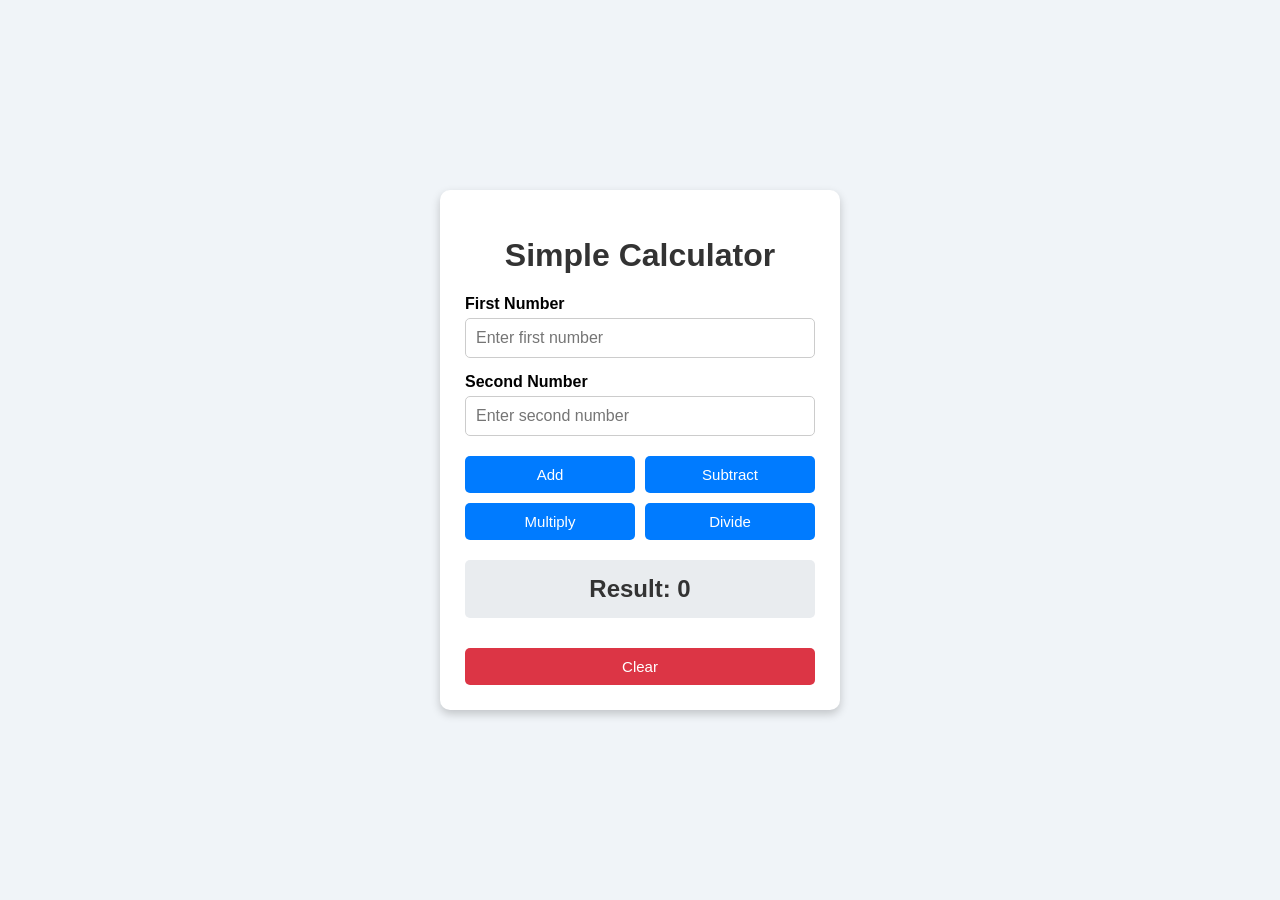
<file: lorenpy/labact_js/index.html>
<!DOCTYPE html>
<html lang="en">
<head>
    <meta charset="UTF-8">
    <meta name="viewport" content="width=device-width, initial-scale=1.0">
 
    <title>Simple Calculator</title>
 
    <link rel="stylesheet" href="style.css">
</head>
<body>
 
    <div class="calculator">
        <h1>Simple Calculator</h1>
 
        <label for="number1">First Number</label>
        <input type="number" id="number1" placeholder="Enter first number">
 
        <label for="number2">Second Number</label>
        <input type="number" id="number2" placeholder="Enter second number">
 
        <div class="buttons">
            <button onclick="calculate('add')">Add</button>
            <button onclick="calculate('subtract')">Subtract</button>
            <button onclick="calculate('multiply')">Multiply</button>
            <button onclick="calculate('divide')">Divide</button>
        </div>
 
        <h2 id="result">Result: 0</h2>
 
        <button class="clear-button" onclick="clearCalculator()">
            Clear
        </button>
    </div>
 
    <script src="script.js"></script>
</body>
</html>
</file>
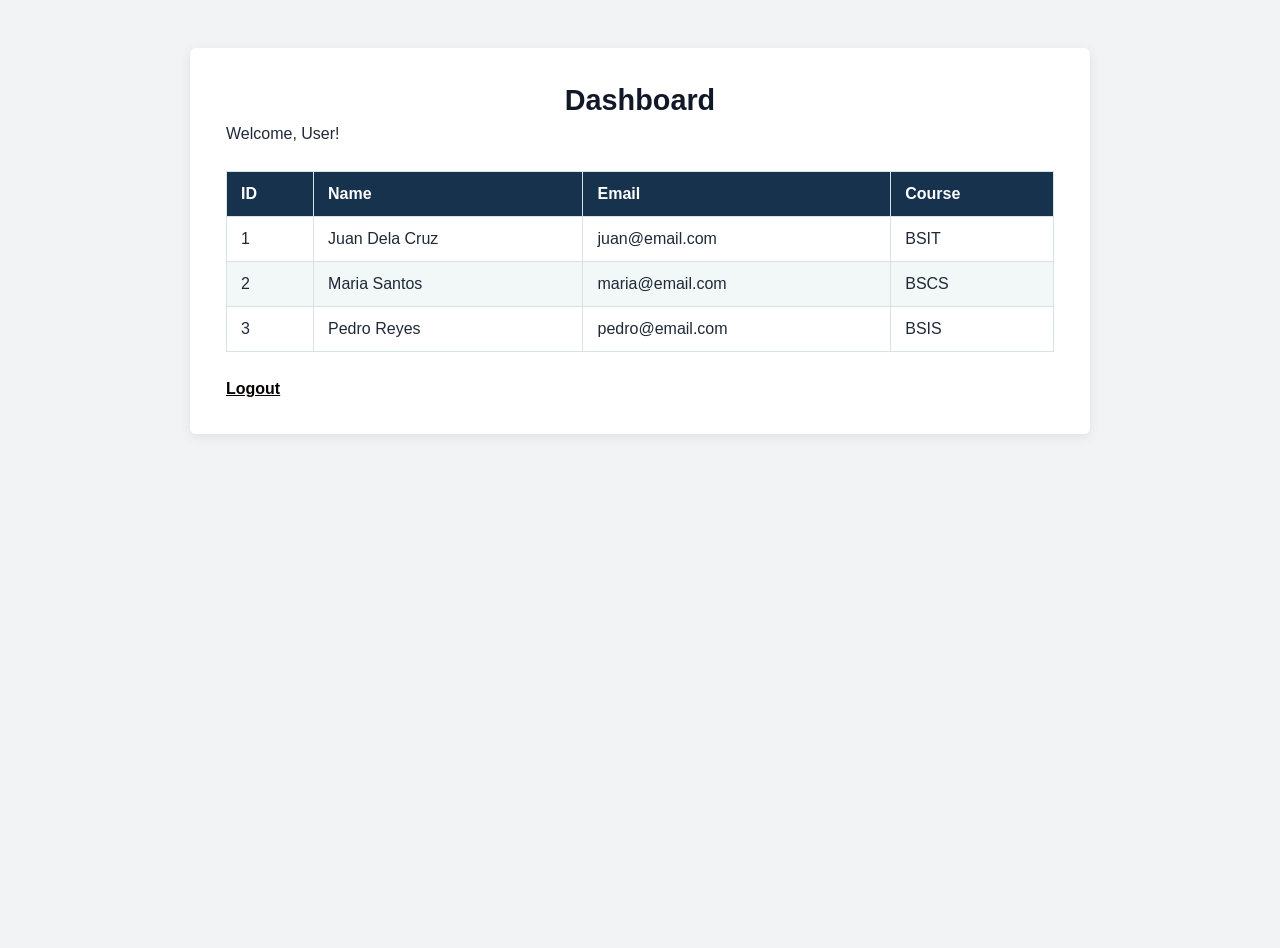
<file: lorenpy/labact4/dashboard.html>
<!DOCTYPE html>
<html lang="en">
  <head>
    <meta charset="UTF-8" />
    <meta name="viewport" content="width=device-width, initial-scale=1.0" />
    <title>Dashboard</title>
    <link rel="stylesheet" href="style.css" />
  </head>
  <body>
    <div class="dashboard-container">
      <h1 class="page-title">Dashboard</h1>

      <p class="welcome-text">Welcome, User!</p>

      <table class="student-table">
        <thead>
          <tr>
            <th>ID</th>
            <th>Name</th>
            <th>Email</th>
            <th>Course</th>
          </tr>
        </thead>
        <tbody>
          <tr>
            <td>1</td>
            <td>Juan Dela Cruz</td>
            <td>juan@email.com</td>
            <td>BSIT</td>
          </tr>
          <tr>
            <td>2</td>
            <td>Maria Santos</td>
            <td>maria@email.com</td>
            <td>BSCS</td>
          </tr>
          <tr>
            <td>3</td>
            <td>Pedro Reyes</td>
            <td>pedro@email.com</td>
            <td>BSIS</td>
          </tr>
        </tbody>
      </table>

      <a href="login.html" class="logout-link">Logout</a>
    </div>
  </body>
</html>
</file>
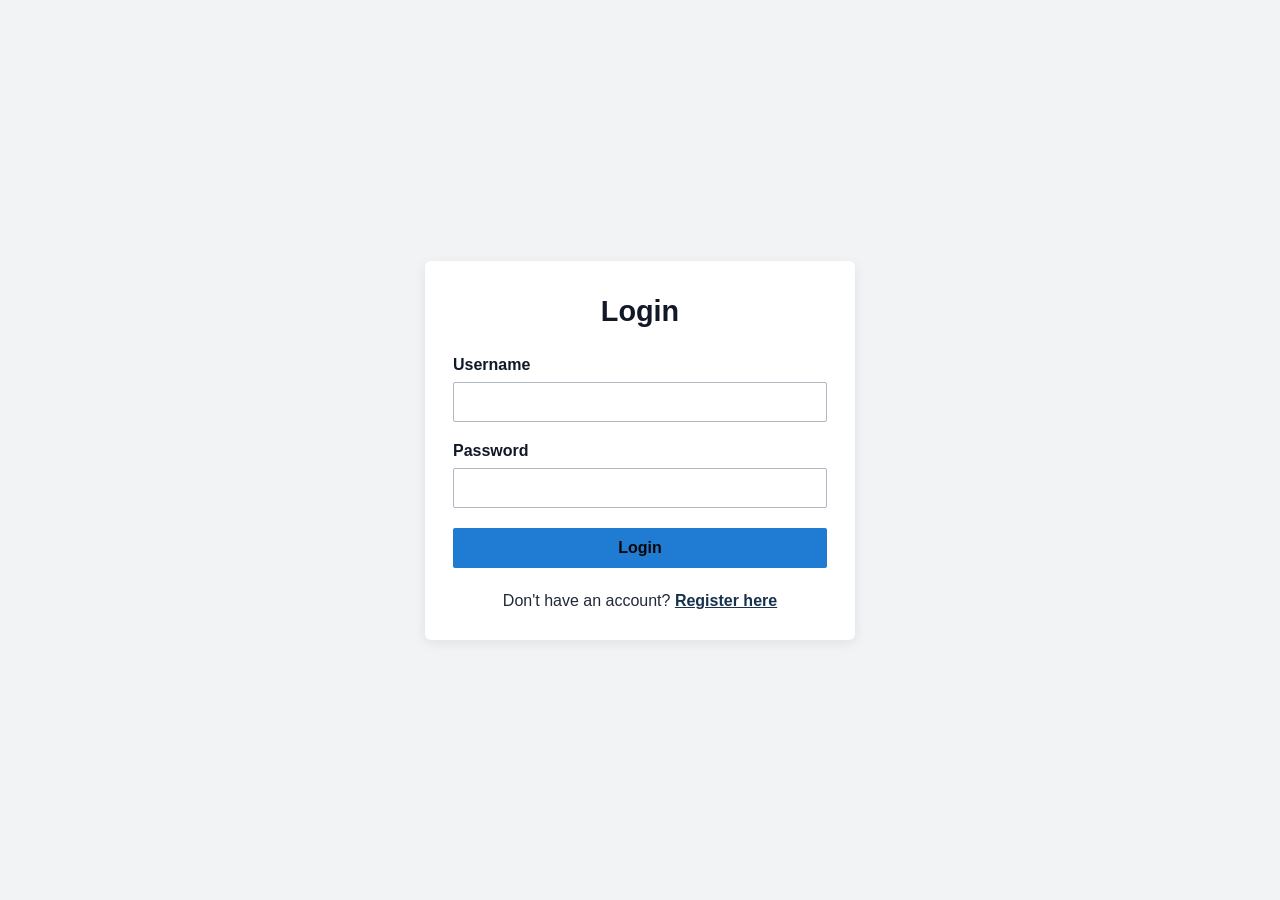
<file: lorenpy/labact4/login.html>
<!DOCTYPE html>
<html lang="en">
	<head>
		<meta charset="UTF-8" />
		<meta name="viewport" content="width=device-width, initial-scale=1.0" />
		<title>Login Page</title>
		<link rel="stylesheet" href="style.css" />
	</head>
	<body class="login-page">
		<main class="login-container">
			<section class="login-card" aria-labelledby="login-heading">
				<h1 id="login-heading">Login</h1>

				<form action="dashboard.html" method="get">
					<div class="form-group">
						<label for="username">Username</label>
						<input type="text" id="username" name="username" required />
					</div>

					<div class="form-group">
						<label for="password">Password</label>
						<input type="password" id="password" name="password" required />
					</div>

					<button type="submit" class="login-button">Login</button>
				</form>

				<p class="account-prompt">
					Don't have an account? <a href="register.html">Register here</a>
				</p>
			</section>
		</main>
	</body>
</html>
</file>
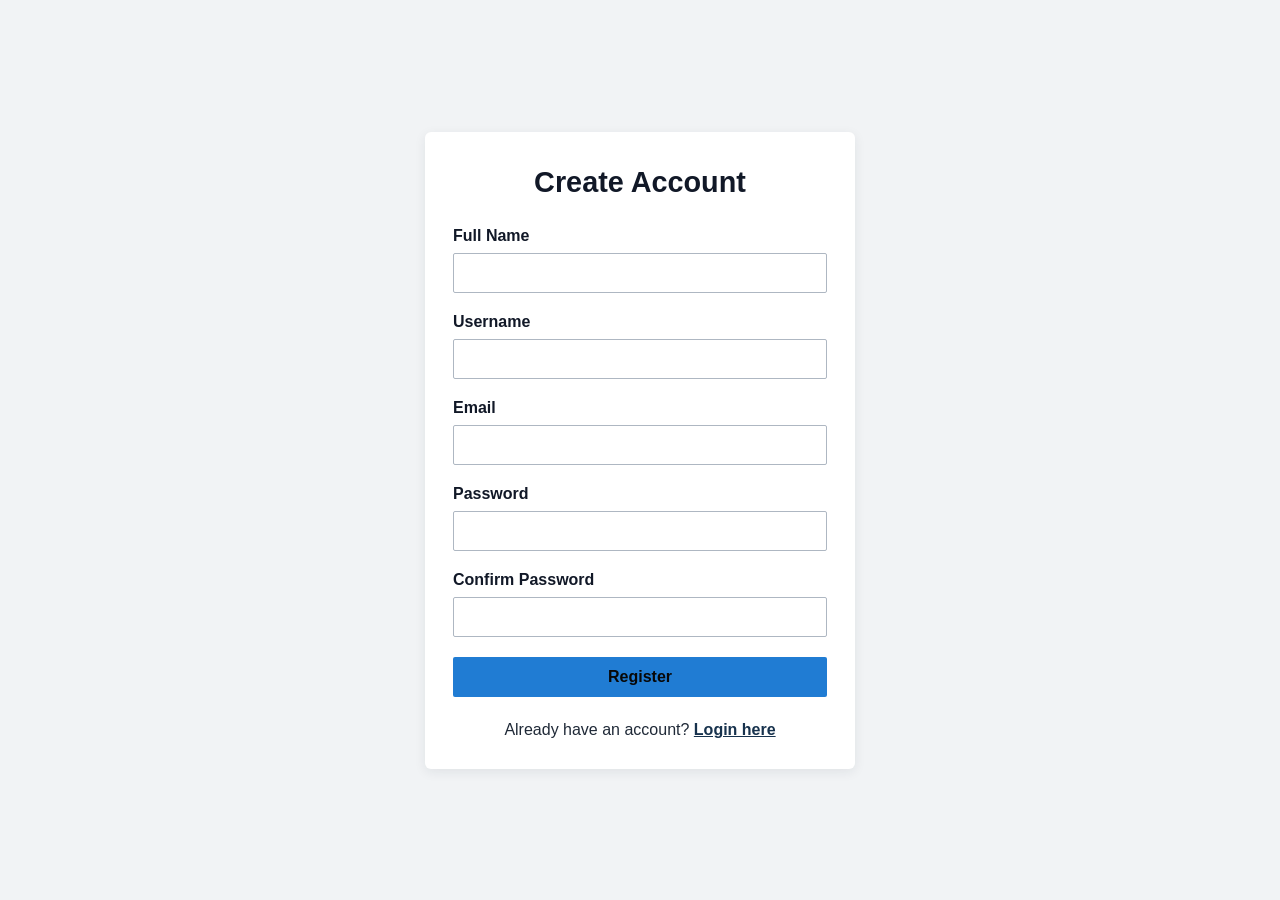
<file: lorenpy/labact4/register.html>
<!DOCTYPE html>
<html lang="en">
  <head>
    <meta charset="UTF-8" />
    <meta name="viewport" content="width=device-width, initial-scale=1.0" />
    <title>Register Page</title>
    <link rel="stylesheet" href="style.css" />
  </head>
  <body class="login-page register-page">
    <main class="login-container">
      <section class="login-card" aria-labelledby="register-heading">
        <h1 id="register-heading">Create Account</h1>

        <form>
          <div class="form-group">
            <label for="full-name">Full Name</label>
            <input type="text" id="full-name" name="full-name" required />
          </div>

          <div class="form-group">
            <label for="register-username">Username</label>
            <input type="text" id="register-username" name="username" required />
          </div>

          <div class="form-group">
            <label for="email">Email</label>
            <input type="email" id="email" name="email" required />
          </div>

          <div class="form-group">
            <label for="register-password">Password</label>
            <input type="password" id="register-password" name="password" required />
          </div>

          <div class="form-group">
            <label for="confirm-password">Confirm Password</label>
            <input type="password" id="confirm-password" name="confirm-password" required />
          </div>

          <a href="login.html" class="login-button register-button">Register</a>
        </form>

        <p class="account-prompt">
          Already have an account? <a href="login.html">Login here</a>
        </p>
      </section>
    </main>
  </body>
</html>
</file>
<file: lorenpy/labact_js/style.css>
body {
    font-family: Arial, sans-serif;
    background-color: #f0f4f8;
    margin: 0;
    min-height: 100vh;
 
    display: flex;
    justify-content: center;
    align-items: center;
}
 
/* Calculator container */
.calculator {
    width: 350px;
    background-color: white;
    padding: 25px;
    border-radius: 10px;
    box-shadow: 0 4px 10px rgba(0, 0, 0, 0.2);
}
 
/* Calculator title */
h1 {
    text-align: center;
    color: #333333;
}
 
/* Input labels */
label {
    display: block;
    margin-top: 15px;
    margin-bottom: 5px;
    font-weight: bold;
}
 
/* Number inputs */
input {
    width: 100%;
    padding: 10px;
    font-size: 16px;
    border: 1px solid #cccccc;
    border-radius: 5px;
    box-sizing: border-box;
}
 
/* Operation buttons container */
.buttons {
    display: grid;
    grid-template-columns: 1fr 1fr;
    gap: 10px;
    margin-top: 20px;
}
 
/* All buttons */
button {
    padding: 10px;
    font-size: 15px;
    color: white;
    background-color: #007bff;
    border: none;
    border-radius: 5px;
    cursor: pointer;
}
 
/* Change the button color when hovered */
button:hover {
    background-color: #0056b3;
}
 
/* Result display */
#result {
    margin-top: 20px;
    padding: 15px;
    text-align: center;
    color: #333333;
    background-color: #e9ecef;
    border-radius: 5px;
}
 
/* Clear button */
.clear-button {
    width: 100%;
    margin-top: 10px;
    background-color: #dc3545;
}
 
.clear-button:hover {
    background-color: #a71d2a;
}
</file>
<file: lorenpy/labact4/style.css>
:root {
  color: #1f2937;
  background: #f1f3f5;
  font-family: Arial, sans-serif;
}

* {
  box-sizing: border-box;
}

body {
  min-height: 100vh;
  margin: 0;
  background: #f1f3f5;
}

.login-page {
  display: flex;
  align-items: center;
  justify-content: center;
  padding: 24px;
}

.login-container {
  width: 100%;
  max-width: 430px;
}

.login-card,
.dashboard-container {
  background: #ffffff;
  border-radius: 6px;
  box-shadow: 0 3px 12px rgba(31, 41, 55, 0.08);
}

.login-card {
  padding: 34px 28px 30px;
}

h1 {
  margin: 0 0 28px;
  color: #111827;
  font-size: 1.8rem;
  text-align: center;
}

.form-group {
  margin-bottom: 20px;
}

label {
  display: block;
  margin-bottom: 8px;
  color: #111827;
  font-weight: 700;
}

input {
  width: 100%;
  padding: 10px 12px;
  border: 1px solid #aeb7c2;
  border-radius: 2px;
  color: #1f2937;
  font: inherit;
}

input:focus {
  border-color: #167a78;
  outline: 3px solid rgba(22, 122, 120, 0.18);
}

.login-button {
  display: block;
  width: 100%;
  margin-top: 2px;
  padding: 11px;
  border: 0;
  border-radius: 2px;
  background: #207cd3;
  color: #080808;
  cursor: pointer;
  font: inherit;
  font-weight: 700;
  text-align: center;
  text-decoration: none;
}

.login-button:hover {
  background: #92b8ff;
}

.account-prompt {
  margin: 24px 0 0;
  text-align: center;
}

.account-prompt a {
  color: #17324d;
  font-weight: 700;
}

.dashboard-container {
  width: min(900px, calc(100% - 48px));
  margin: 48px auto;
  padding: 36px;
}

.page-title {
  margin-bottom: 8px;
}

.welcome-text {
  margin-top: 0;
}

.student-table {
  width: 100%;
  margin: 28px 0;
  border-collapse: collapse;
}

.student-table th,
.student-table td {
  padding: 13px 14px;
  border: 1px solid #d6e1e8;
  text-align: left;
}

.student-table th {
  background: #17324d;
  color: #ffffff;
}

.student-table tbody tr:nth-child(even) {
  background: #f2f7f8;
}

.logout-link {
  color: #050000;
  font-weight: 700;
}

@media (max-width: 600px) {
  .login-card,
  .dashboard-container {
    padding: 24px;
  }

  .dashboard-container {
    width: calc(100% - 24px);
    margin: 12px auto;
    overflow-x: auto;
  }

  .student-table {
    min-width: 650px;
  }
}
</file>
